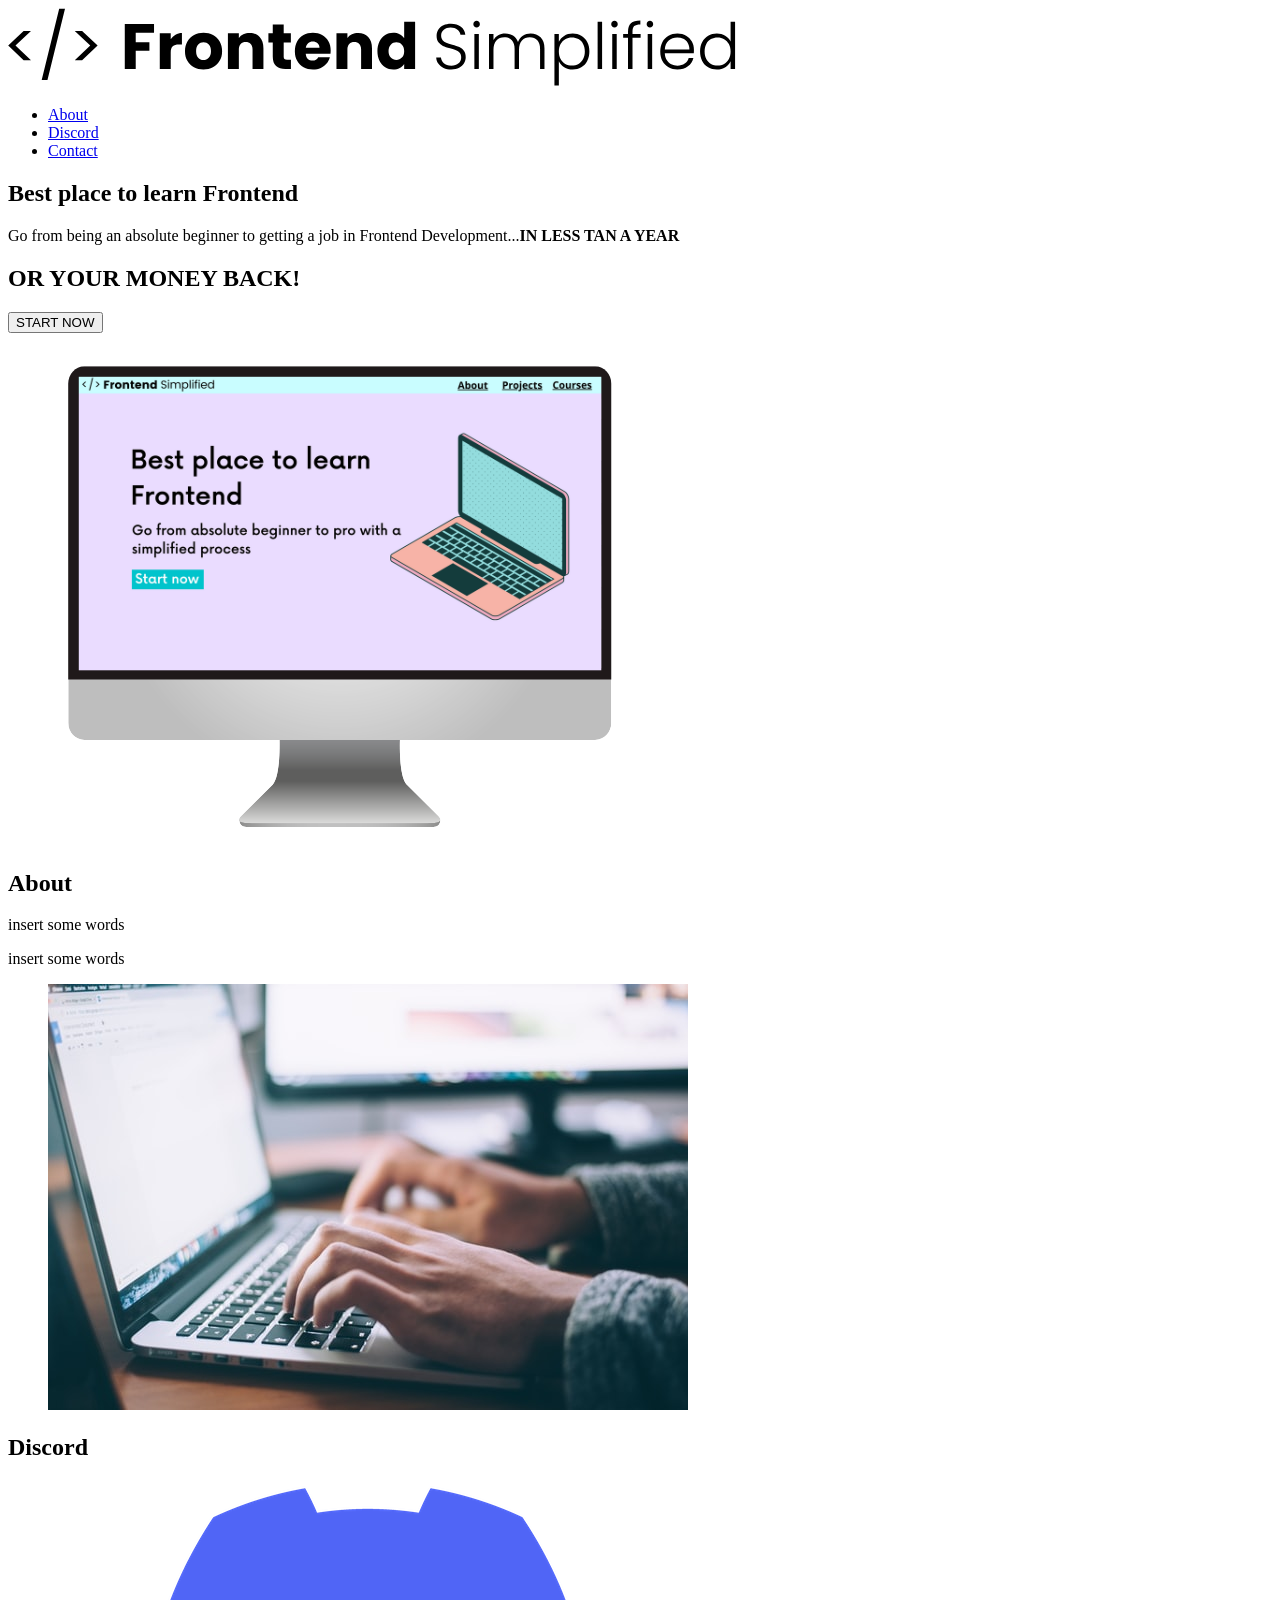
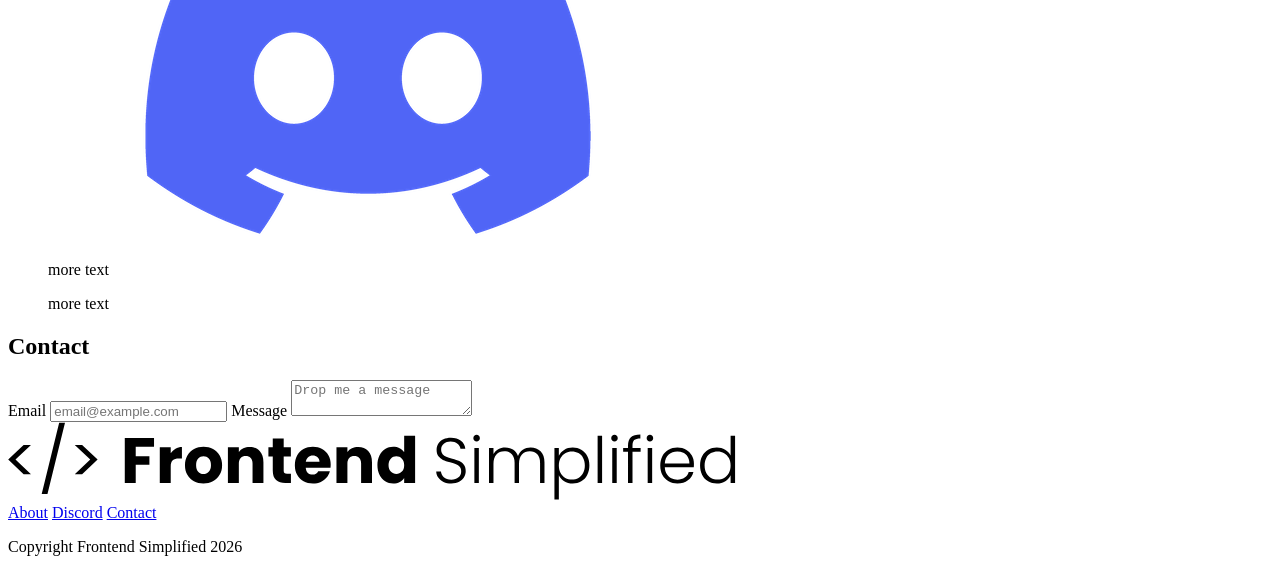
<file: Projects/Frontend-simplified-website/index.html>
<!DOCTYPE html>
<html lang="en">

<head>
    <meta charset="UTF-8">
    <meta http-equiv="X-UA-Compatible" content="IE=edge">
    <meta name="viewport" content="width=device-width, initial-scale=1.0">
    <title>Document</title>
</head>

<body>
    <section>
        <nav>
            <img src="./assets/FES.svg" alt="FES LOGO">
            <ul>
                <li><a href="#about">About</a></li>
                <li><a href="#discord">Discord</a></li>
                <li><a href="#contact">Contact</a></li>
            </ul>
        </nav>
        <header>
            <div>
                <h1>Best place to learn Frontend</h1>
                <p>Go from being an absolute beginner to getting a job in Frontend Development...<b>IN LESS TAN A YEAR</b></p>
                <h2>OR YOUR MONEY BACK!</h2>
                <button>START NOW</button>
            </div>
            <figure>
                <img src="./assets/laptop.png" alt="Homepage image of a laptop">
            </figure>
        </header>
    </section>

    <main>
        <section id="about">
            <h2>About</h2>
            <div>
                <p>insert some words</p>
                <p>insert some words</p>
            </div>
            <figure>
                <img src="./assets/about.jpg" alt="">
            </figure>

        </section>
        <section id="discord">
            <h2>Discord</h2>
            <figure>
                <img src="./assets/discord.png" alt="">
                <div>
                    <p>more text</p>
                    <p>more text</p>
                </div>
            </figure>
        </section>
        <section id="contact">
            <h2>Contact</h2>
            <form action="">
                <label>Email</label>
                <input type="text" placeholder="email@example.com">
                <label>Message</label>
                <textarea type="text" placeholder="Drop me a message"></textarea>
                </form>
            </section>
        </main>

        <footer>
            <img src="./assets/FES.svg" alt="FES Logo">
            <div>
                <a href="#about">About</a>
                <a href="#discord">Discord</a>
                <a href="#contact">Contact</a>
                <a href="Courses"></a>
            </div>
            <p>Copyright Frontend Simplified 2026</p>
        </footer>
    </body>
 </html>
</file>
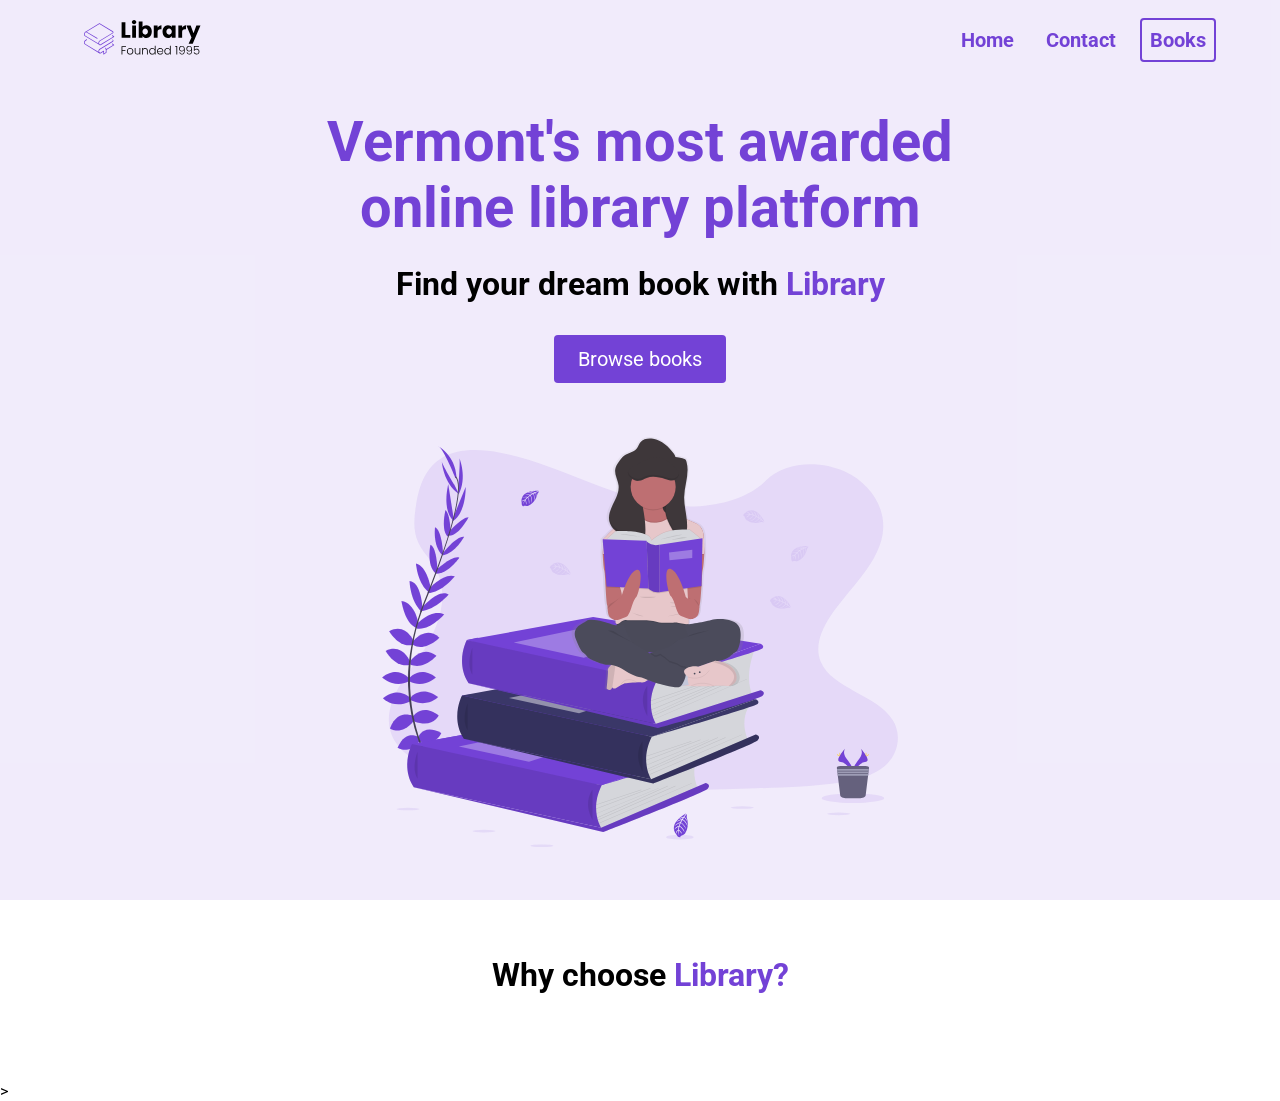
<file: Projects/Module 3/E-Commerce/index.html>
<!DOCTYPE html>
<html lang="en">

<head>
    <meta charset="UTF-8">
    <meta name="viewport" content="width=device-width, initial-scale=1.0">
    <title>Library</title>
    <link rel="stylesheet" href="styles.css">
</head>

<body>
    <section id="landing">
        <nav>
            <div class="nav__container">
                <img class="logo" src="./assets/Library.svg" alt="">
                <ul class="nav__links">
                    <li><a href="#" class="nav__link">Home</a></li>
                    <li><a href="#" class="nav__link">Contact</a></li>
                    <li><a href="#" class="nav__link nav__link--primary">Books</a></li>
                </ul>
            </div>
        </nav>
        <header>
            <div class="header__container">
                <div class="header__description">
                    <h1>Vermont's most awarded online library platform</h1>
                    <h2>Find your dream book with <span class="purple">Library</span></h2>
                    <button class="btn">Browse books</button>
                    <a href="#features"></a>
                </div>
                <figure class="header__img--wrapper">
                    <img src="./assets/Undraw_Books.svg" alt="">
                </figure>
            </div>
        </header>
    </section>

    <main>
        <section id="highlights">
            <div class="container">
                <div class="row">
                    <h2 class="section__title">
                        Why choose <span class="purple">Library?</span>
                    </h2>
                    <div class="highlight__wrapper">
                        <div class="highlight">
                             
                        </div>
                    </div>
                </div>
            </div>>
        </section>

        <!--        <section id="features">
            <div class="container">
                <div class="row"></div>
            </div>
        </section>

        <section id="latest">
            <div class="container">
                <div class="row"></div>
            </div>
        </section>  -->
    </main>
</body>

</html>
</file>
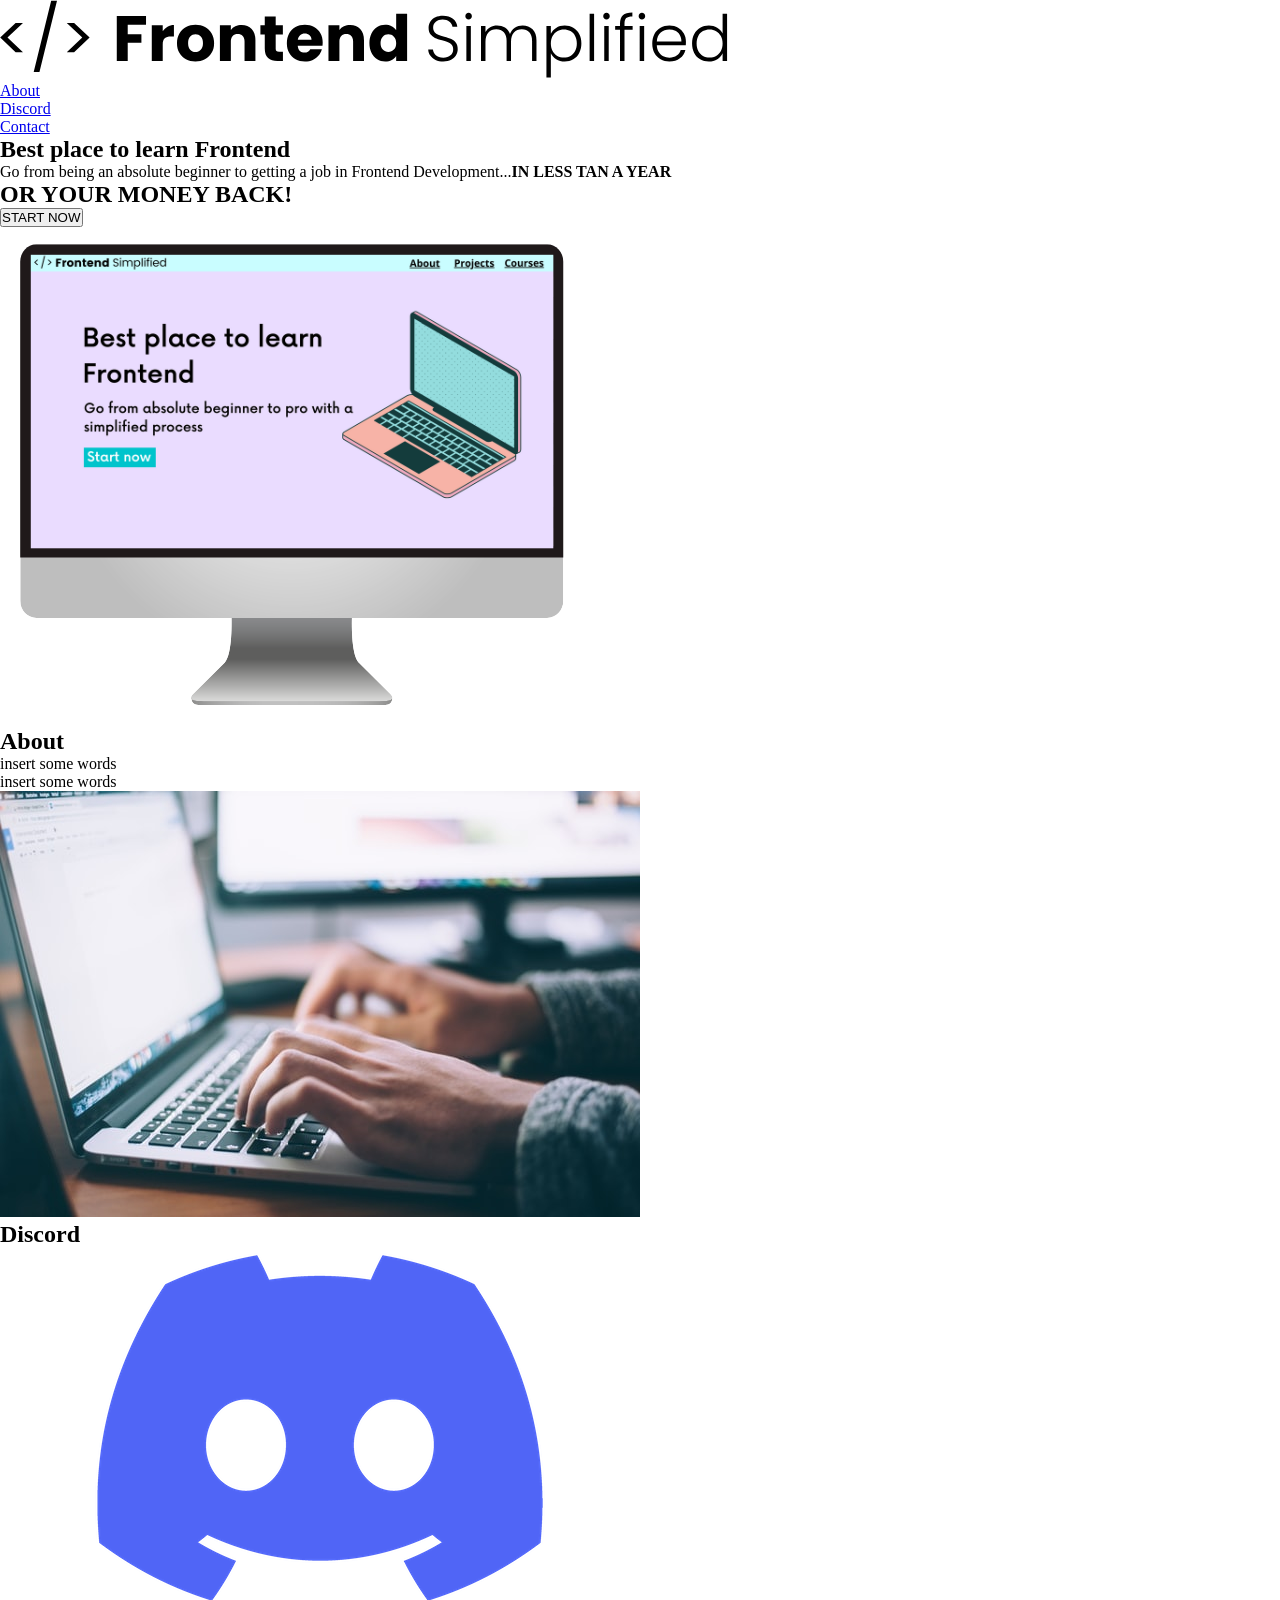
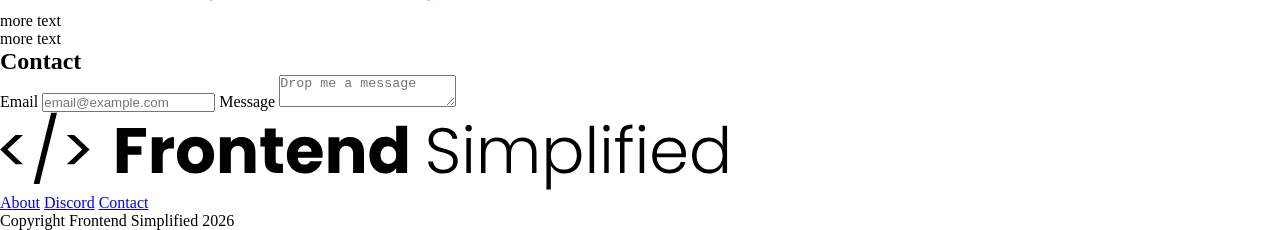
<file: Projects/Module 3/Frontend-simplified-website/index.html>
<!DOCTYPE html>
<html lang="en">

<head>
    <meta charset="UTF-8">
    <meta http-equiv="X-UA-Compatible" content="IE=edge">
    <meta name="viewport" content="width=device-width, initial-scale=1.0">
    <title>Document</title>
    <link rel="stylesheet" href="./styles.css">
</head>

<body>
    <section>
        <nav>
            <img src="./assets/FES.svg" alt="FES LOGO">
            <ul>
                <li><a href="#about">About</a></li>
                <li><a href="#discord">Discord</a></li>
                <li><a href="#contact">Contact</a></li>
            </ul>
        </nav>
        <header>
            <div>
                <h1>Best place to learn Frontend</h1>
                <p>Go from being an absolute beginner to getting a job in Frontend Development...<b>IN LESS TAN A YEAR</b></p>
                <h2>OR YOUR MONEY BACK!</h2>
                <button>START NOW</button>
            </div>
            <figure>
                <img src="./assets/laptop.png" alt="Homepage image of a laptop">
            </figure>
        </header>
    </section>

    <main>
        <section id="about">
            <h2>About</h2>
            <div>
                <p>insert some words</p>
                <p>insert some words</p>
            </div>
            <figure>
                <img src="./assets/about.jpg" alt="">
            </figure>

        </section>
        <section id="discord">
            <h2>Discord</h2>
            <figure>
                <img src="./assets/discord.png" alt="">
                <div>
                    <p>more text</p>
                    <p>more text</p>
                </div>
            </figure>
        </section>
        <section id="contact">
            <h2>Contact</h2>
            <form action="">
                <label>Email</label>
                <input type="text" placeholder="email@example.com">
                <label>Message</label>
                <textarea type="text" placeholder="Drop me a message"></textarea>
                </form>
            </section>
        </main>

        <footer>
            <img src="./assets/FES.svg" alt="FES Logo">
            <div>
                <a href="#about">About</a>
                <a href="#discord">Discord</a>
                <a href="#contact">Contact</a>
                <a href="Courses"></a>
            </div>
            <p>Copyright Frontend Simplified 2026</p>
        </footer>
    </body>
 </html>
</file>
<file: Projects/Module 3/E-Commerce/styles.css>
@import url('https://fonts.googleapis.com/css2?family=Roboto:ital,wght@0,100..900;1,100..900&display=swap');

* {
    padding: 0;
    margin: 0;
    box-sizing: border-box;
    font-family: 'Roboto', sans-serif;
}

/* Navigation Bar */

nav {
    height: 80px;
    display: flex;
}

img {
    width: 100%;
    height: 100%;
    max-height: 50vh;
    padding: 20px;
}

.nav__container {
    width: 100%;
    max-width: 1200px;
    padding: 0 24px;
    display: flex;
    justify-content: space-between;
    align-items: center;
    margin: 0 auto;
}

.purple {
    color: #7342d6;
}


.logo {
    width: 160px;
}


ul {
    display: flex;
}

li {
    list-style-type: none;
}


.nav__link {
    margin-left: 16px;
    text-decoration: none;
    font-size: 20px;
    color: #7342d6;
    font-weight: bold;
    padding: 8px;
}

.nav__link:hover {
    text-decoration: underline;
}

.nav__link--primary {
    border: 2px solid #7342d6;
    border-radius: 4px;
}

.nav__link--primary:hover {
    text-decoration: none;
}

#landing {
    background-color: rgba(115, 66, 214, 0.1);
}

header {
    height: calc(100vh - 80px);
}

.header__container {
    padding-top: 24px;
    width: 100%;
    max-width: 720px;
    margin: 0 auto;
    height: 100%;
    display: flex;
    flex-direction: column;
    justify-content: space-around;
}

.header__description {
    display: flex;
    flex-direction: column;
    align-items: center;
}

h1 {
    font-size: 56px;
    color: #7342d6;
    margin-bottom: 24px;
    text-align: center;
}

h2 {
    font-size: 32px;
    margin-bottom: 32px;
    text-align: center;
}

button {
    cursor: pointer;
}

button:active {
    transform: translateY(1px);
}

.btn {
    background-color: #7342d6;
    color: white;
    padding: 12px 24px;
    font-size: 20px;
    border-radius: 4px;
    border: none;
}

.header__img--wrapper {
    padding: 24px;
}

.container {
padding: 56px 0;
}

.row {
width: 100%;
max-width: 1200px;
margin: 0 auto;
}

/*  HIGHLIGHTS */
</file>
<file: Projects/Module 3/Frontend-simplified-website/styles.css>
* {
    padding: 0;
    margin: 0;
    box-sizing: border-box;
}
</file>
